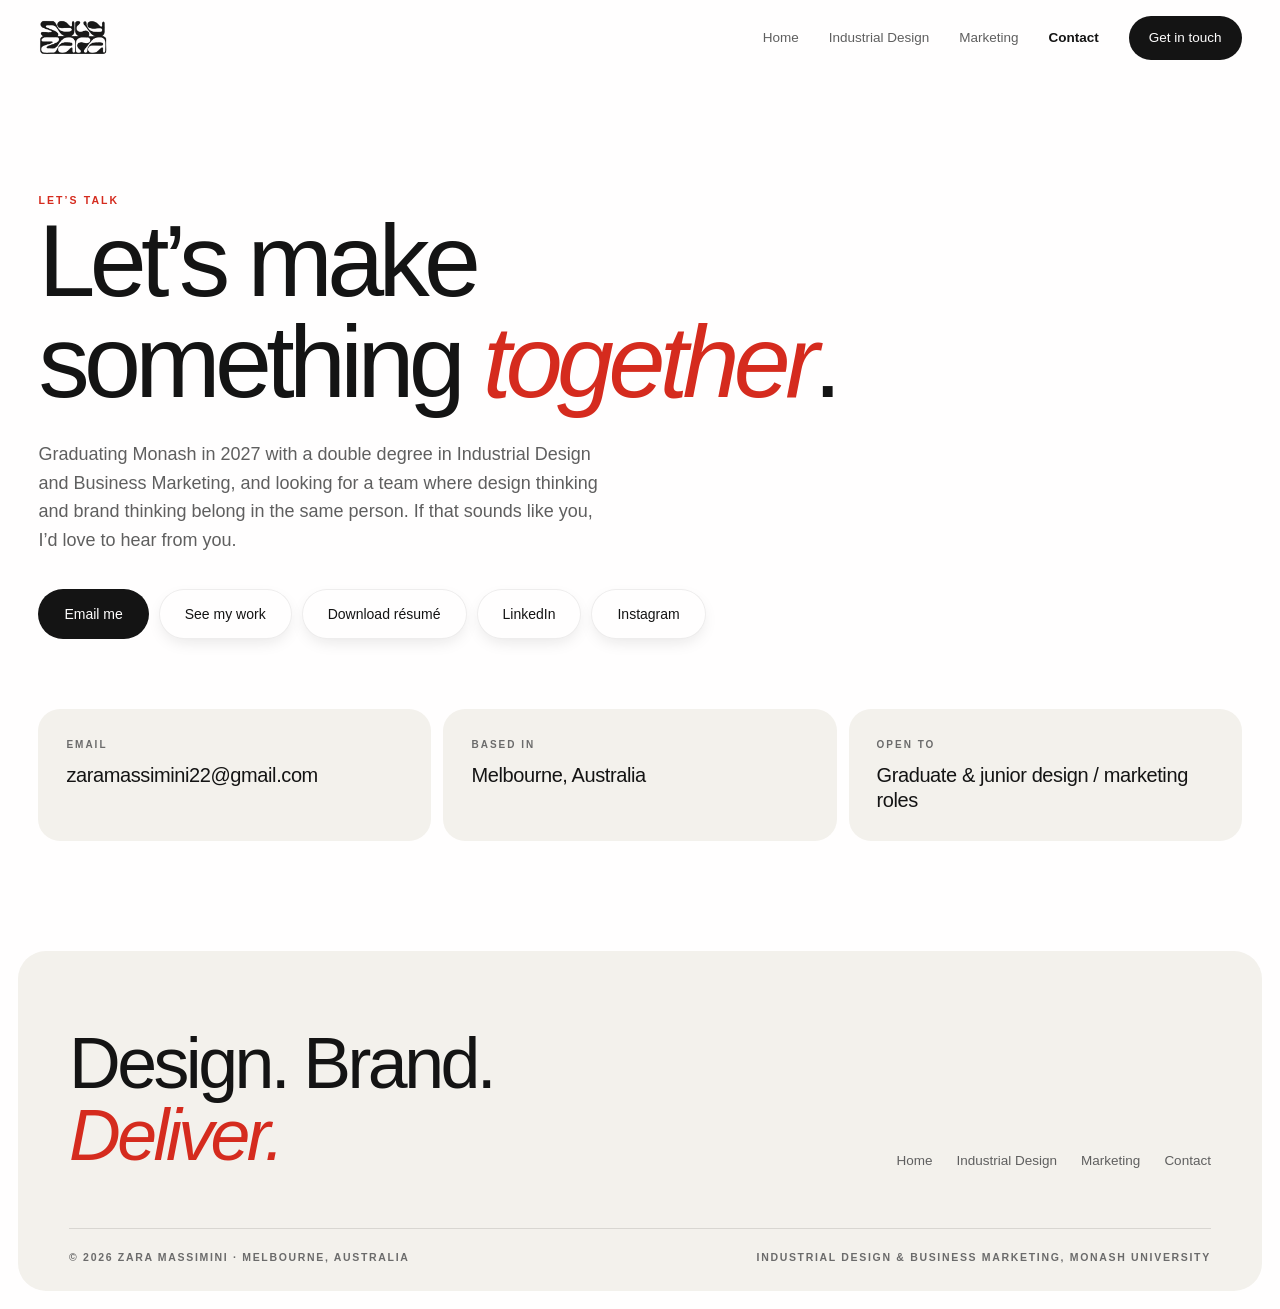
<file: contact.html>
<!DOCTYPE html>
<html lang="en">
<head>
<meta charset="UTF-8">
<meta name="viewport" content="width=device-width, initial-scale=1">
<title>Contact, Zara Massimini</title>
<meta name="description" content="Get in touch with Zara Massimini, industrial designer and marketer, Melbourne.">
<link rel="stylesheet" href="styles.css">
</head>
<body>
<div class="bg-fx"></div>

<nav class="nav">
  <div class="nav-inner">
    <a class="brand" href="index.html"><img src="Assets/logo.png" alt="Zara Massimini" width="480" height="263"></a>
    <div class="nav-links">
      <a href="index.html">Home</a>
      <a href="work.html">Industrial Design</a>
      <a href="marketing.html">Marketing</a>
      <a href="contact.html" class="active">Contact</a>
      <a href="mailto:zaramassimini22@gmail.com" class="nav-cta">Get in touch</a>
    </div>
    <button class="burger" aria-label="Menu">☰</button>
  </div>
</nav>

<section class="contact-hero">
  <div class="wrap">
    <span class="eyebrow reveal">Let’s talk</span>
    <h1 class="reveal d1">Let’s make<br>something <span class="italic">together</span>.</h1>
    <p class="lead reveal d2">Graduating Monash in 2027 with a double degree in Industrial Design and Business Marketing, and looking for a team where design thinking and brand thinking belong in the same person. If that sounds like you, I’d love to hear from you.</p>
    <div class="contact-actions reveal d3">
      <a href="mailto:zaramassimini22@gmail.com?subject=Let%27s%20work%20together" class="btn btn-ink">Email me</a>
      <a href="work.html" class="btn btn-ghost">See my work</a>
      <a href="assets/zara-resume.pdf" target="_blank" class="btn btn-ghost">Download résumé</a>
      <a href="https://au.linkedin.com/in/zara-massimini-814a77245" target="_blank" rel="noopener" class="btn btn-ghost">LinkedIn</a>
      <a href="https://www.instagram.com/zmassdesign.id/" target="_blank" rel="noopener" class="btn btn-ghost">Instagram</a>
    </div>

    <div class="contact-cards">
      <a class="ccard reveal" href="mailto:zaramassimini22@gmail.com"><div class="k">Email</div><div class="v">zaramassimini22@gmail.com</div></a>
      <div class="ccard reveal d1"><div class="k">Based in</div><div class="v">Melbourne, Australia</div></div>
      <div class="ccard reveal d2"><div class="k">Open to</div><div class="v">Graduate &amp; junior design / marketing roles</div></div>
    </div>

  </div>
</section>

<footer class="footer">
  <div class="wrap">
    <div class="footer-grid">
      <h3>Design. Brand.<br><span class="italic">Deliver.</span></h3>
      <div class="footer-links">
        <a href="index.html">Home</a><a href="work.html">Industrial Design</a>
        <a href="marketing.html">Marketing</a><a href="contact.html">Contact</a>
      </div>
    </div>
    <div class="footer-base">
      <span>© 2026 Zara Massimini · Melbourne, Australia</span>
      <span>Industrial Design &amp; Business Marketing, Monash University</span>
    </div>
  </div>
</footer>

<script src="main.js"></script>
</body>
</html>
</file>
<file: styles.css>
/* ============================================================
   ZARA MASSIMINI - Personal Portfolio
   Identity: soft product-studio. Helvetica, calm pearl and stone
   neutrals, one Swiss red accent, big rounded image panels, pill buttons, two-tone
   headlines (black line + grey line), lots of air.
   Earlier looks: styles-backup-red-cobalt.css,
                  styles-backup-before-revamp.css
   ============================================================ */

:root{
  --paper:#FFFEFE;         /* page background */
  --pearl:#F3F1EC;         /* soft panels */
  --stone:#E8E5DE;         /* deeper panel / placeholders */
  --paper-2:#E8E5DE;
  --card:#F3F1EC;
  --ink:#141414;
  --ink-soft:#2B2B2B;
  --muted:#5F5F5F;         /* body secondary (AA) */
  --muted-2:#6B6B6B;       /* small labels (AA) */
  --grey-head:#8C8C8C;     /* second line of large headlines only */
  --line:rgba(20,20,20,.12);
  --line-soft:rgba(20,20,20,.07);
  --accent:#D52B1E;        /* Swiss red: labels, numbers, hovers */
  --accent-soft:#8C8C8C;
  --accent-2:#8C8C8C;
  --r-lg:22px; --r-md:16px; --r-sm:12px;
  --shadow:0 18px 40px -22px rgba(20,20,20,.28);
  --shadow-soft:0 6px 18px -6px rgba(20,20,20,.14);
  --maxw:1280px;
  --ease:cubic-bezier(.16,1,.3,1);
  --font:"Helvetica Neue",Helvetica,Arial,sans-serif;
}

*{box-sizing:border-box;margin:0;padding:0}
html{scroll-behavior:smooth}
body{
  background:var(--paper);
  color:var(--ink);
  font-family:var(--font);
  font-size:16px;line-height:1.6;font-weight:400;
  -webkit-font-smoothing:antialiased;overflow-x:hidden;
}
img{max-width:100%;display:block}
a{color:inherit;text-decoration:none}
::selection{background:var(--accent);color:#fff}

h1,h2,h3,h4,.display{font-family:var(--font);font-weight:500;line-height:1.02;letter-spacing:-.035em}
/* two-tone headlines: the emphasised word in red italic */
.italic{font-style:italic;color:var(--accent)}

.wrap{max-width:var(--maxw);margin:0 auto;padding:0 clamp(18px,3vw,40px)}
.eyebrow{display:inline-block;font-size:10.5px;letter-spacing:.2em;text-transform:uppercase;color:var(--accent);font-weight:700}
.muted{color:var(--muted)}
.lead{font-size:18px;line-height:1.6;color:var(--ink-soft)}
.bg-fx{display:none}

/* ---------- nav ---------- */
.nav{position:sticky;top:0;z-index:100;background:rgba(255,254,254,.8);backdrop-filter:blur(16px);-webkit-backdrop-filter:blur(16px)}
.nav-inner{max-width:var(--maxw);margin:0 auto;padding:16px clamp(18px,3vw,40px);display:flex;align-items:center;justify-content:space-between}
.brand{display:block;line-height:0}
.brand img{height:38px;width:auto}
.nav-links{display:flex;gap:30px;align-items:center}
.nav-links a{font-size:13.5px;color:var(--muted);font-weight:500;padding:4px 0;transition:color .3s}
.nav-links a:hover{color:var(--accent)}
.nav-links a.active{color:var(--ink)}
.nav-links a.active{font-weight:600}
.nav-cta{background:var(--ink);color:var(--paper)!important;padding:11px 20px!important;border-radius:999px;white-space:nowrap;transition:transform .35s var(--ease),box-shadow .35s var(--ease)!important}
.nav-cta:hover{background:var(--accent);transform:translateY(-1px);box-shadow:var(--shadow-soft)}
.burger{display:none;background:none;border:0;color:var(--ink);font-size:24px;cursor:pointer}

/* ---------- buttons (pills) ---------- */
.btn{display:inline-flex;align-items:center;gap:10px;padding:14px 26px;border-radius:999px;font-weight:500;font-size:14px;transition:transform .35s var(--ease),box-shadow .35s var(--ease),background .3s;cursor:pointer;border:0}
.btn-ink{background:var(--ink);color:var(--paper)}
.btn-ink:hover{background:var(--accent);transform:translateY(-2px);box-shadow:var(--shadow)}
.btn-ghost{background:var(--paper);color:var(--ink);box-shadow:var(--shadow-soft),inset 0 0 0 1px var(--line-soft)}
.btn-ghost:hover{color:var(--accent);transform:translateY(-2px);box-shadow:var(--shadow)}
.btn .arr{transition:transform .35s var(--ease)}
.btn:hover .arr{transform:translate(4px,-4px)}

/* ---------- hero ---------- */
.hero{padding:70px 0 30px;position:relative}
.hero-grid{display:grid;grid-template-columns:1.1fr .9fr;gap:clamp(30px,5vw,80px);align-items:center}
.hero h1{font-size:clamp(40px,6.8vw,92px);letter-spacing:-.05em;line-height:.98;margin-top:18px}
.hero-lead{max-width:470px;margin:28px 0 32px;color:var(--muted);font-size:17px}
.hero-actions{display:flex;gap:10px;flex-wrap:wrap}
.hero-portrait{position:relative}
.hero-portrait .frame{overflow:hidden;aspect-ratio:4/5;border-radius:var(--r-lg);background:var(--pearl)}
.hero-portrait .frame img{width:100%;height:100%;object-fit:cover;transition:transform 1.4s var(--ease)}
.hero-portrait:hover .frame img{transform:scale(1.03)}
.hero-portrait .cap{position:absolute;left:18px;bottom:16px;font-size:10px;letter-spacing:.2em;text-transform:uppercase;font-weight:700;color:var(--accent);background:rgba(255,254,254,.85);backdrop-filter:blur(8px);padding:7px 12px;border-radius:999px}
.hero-meta{display:grid;grid-template-columns:repeat(4,1fr);gap:10px;margin-top:60px}
.hero-meta .item{background:var(--pearl);border-radius:var(--r-md);padding:18px 20px}
.hero-meta .item .k{font-size:10px;letter-spacing:.2em;text-transform:uppercase;color:var(--muted-2);font-weight:700}
.hero-meta .item .v{font-size:16px;font-weight:500;margin-top:6px;letter-spacing:-.01em}

.ticker{display:none}
@keyframes tk{to{transform:translateX(-50%)}}

/* ---------- section ---------- */
.section{padding:110px 0;position:relative}
.sec-head{display:flex;justify-content:space-between;align-items:flex-end;gap:30px;margin-bottom:50px;flex-wrap:wrap}
.sec-head .l{max-width:760px}
.sec-head h2{font-size:clamp(36px,5.2vw,72px);margin-top:16px;letter-spacing:-.045em}
.sec-head .num{font-size:10.5px;letter-spacing:.2em;text-transform:uppercase;font-weight:700;color:var(--accent)}
.sec-head p{color:var(--muted);margin-top:16px;font-size:16px}

/* ---------- work index (home) ---------- */
.index-list{display:flex;flex-direction:column;gap:8px}
.index-row{display:grid;grid-template-columns:70px 1fr auto;gap:24px;align-items:center;padding:24px 28px;border-radius:var(--r-md);background:var(--pearl);transition:transform .45s var(--ease),background .35s,box-shadow .45s var(--ease)}
.index-row:hover{background:var(--paper);box-shadow:var(--shadow),inset 0 0 0 1px var(--line-soft);transform:translateY(-2px)}
.index-row .ix{font-size:clamp(22px,2.4vw,32px);font-weight:300;color:var(--accent);letter-spacing:-.03em}
.index-row .ti{font-size:clamp(22px,2.8vw,36px);font-weight:500;letter-spacing:-.035em;line-height:1.05;transition:color .3s}
.index-row .ca{font-size:10.5px;letter-spacing:.18em;text-transform:uppercase;font-weight:700;color:var(--muted-2)}
.index-row .go{display:none}

/* feature split */
.split{display:grid;grid-template-columns:1fr 1fr;gap:clamp(30px,5vw,80px);align-items:center}
.split.rev{direction:rtl}.split.rev>*{direction:ltr}
.split-img{overflow:hidden;aspect-ratio:4/3;border-radius:var(--r-lg);background:var(--pearl)}
.split-img img{width:100%;height:100%;object-fit:cover;transition:transform 1.4s var(--ease)}
.split-img:hover img{transform:scale(1.03)}
.split h3{font-size:clamp(32px,4vw,56px);margin:16px 0 20px;letter-spacing:-.045em}
.split p{color:var(--muted);margin-bottom:16px}

/* ---------- two pillars (home) ---------- */
.duo{display:grid;grid-template-columns:1fr 1fr;gap:16px}
.duo-card{display:block;background:var(--pearl);border-radius:var(--r-lg);padding:14px;transition:transform .5s var(--ease),box-shadow .5s var(--ease)}
.duo-card:hover{transform:translateY(-4px);box-shadow:var(--shadow)}
.duo-card .ph{aspect-ratio:4/3;overflow:hidden;border-radius:var(--r-md);background:var(--stone)}
.duo-card .ph img{width:100%;height:100%;object-fit:cover;transition:transform 1.4s var(--ease)}
.duo-card:hover .ph img{transform:scale(1.04)}
.duo-card .tx{padding:24px 14px 14px}
.duo-card h3{font-size:clamp(28px,3vw,40px);margin:10px 0 10px;letter-spacing:-.04em;transition:color .3s}
.duo-card p{color:var(--muted);font-size:15px;margin-bottom:20px;max-width:500px}
.duo-card .go{display:inline-flex;font-size:13.5px;font-weight:500;color:var(--ink);background:var(--paper);padding:10px 18px;border-radius:999px;box-shadow:var(--shadow-soft)}

/* ---------- stats ---------- */
.stats{display:grid;grid-template-columns:repeat(4,1fr);gap:10px}
.stat{background:var(--pearl);border-radius:var(--r-md);padding:28px 24px}
.stat .n{font-size:clamp(48px,6vw,84px);font-weight:300;letter-spacing:-.06em;color:var(--accent);line-height:.9}
.stat .l{color:var(--muted);font-size:13px;margin-top:12px}

/* ---------- marketing cards/steps ---------- */
.cards{display:grid;grid-template-columns:repeat(3,1fr);gap:12px}
.card{background:var(--pearl);border-radius:var(--r-lg);padding:30px;transition:transform .4s var(--ease),box-shadow .4s var(--ease)}
.card:hover{transform:translateY(-4px);box-shadow:var(--shadow)}
.card .ic{font-size:30px;font-weight:300;color:var(--accent);margin-bottom:14px;line-height:1}
.card h4{font-size:22px;margin-bottom:10px;letter-spacing:-.025em;line-height:1.15}
.card p{color:var(--muted);font-size:15px}
.steps{display:grid;grid-template-columns:repeat(3,1fr);gap:12px}
.step{background:var(--pearl);border-radius:var(--r-lg);padding:30px}
.step .k{font-size:10.5px;letter-spacing:.18em;text-transform:uppercase;font-weight:700;color:var(--accent)}
.step h4{font-size:22px;margin:12px 0 10px;letter-spacing:-.025em}
.step p{color:var(--muted);font-size:15px}

/* ---------- project case (work / pop-ups) ---------- */
.proj{margin-bottom:120px}
.proj-top{display:flex;justify-content:space-between;align-items:flex-end;gap:24px;flex-wrap:wrap;margin-bottom:28px}
.proj-top .num{font-size:10.5px;letter-spacing:.2em;text-transform:uppercase;font-weight:700;color:var(--accent)}
.proj-top h2{font-size:clamp(44px,6.6vw,96px);margin-top:12px;letter-spacing:-.055em}
.proj-tags{display:flex;gap:6px;flex-wrap:wrap}
.chip{font-size:12px;font-weight:500;color:var(--ink-soft);background:var(--pearl);padding:8px 14px;border-radius:999px}
.proj-cover{overflow:hidden;aspect-ratio:16/9;margin-bottom:44px;border-radius:var(--r-lg);background:var(--pearl)}
.proj-cover img{width:100%;height:100%;object-fit:cover}
.proj-cover.contain{background:#0d0d0f;position:relative;display:grid;place-items:center;overflow:hidden}
.proj-cover.contain::before{content:"";position:absolute;inset:0;background:var(--shot) center/cover no-repeat;filter:blur(30px) brightness(.5);transform:scale(1.15)}
.proj-cover.contain img{position:relative;height:100%;width:auto;max-width:100%;object-fit:contain}
.proj-cover.pack{aspect-ratio:auto;background:transparent;overflow:visible;display:flex;justify-content:center;padding:20px 0}
.proj-cover.pack img{width:auto;height:auto;max-height:600px;object-fit:contain;border-radius:var(--r-md)}
.proj-body{display:grid;grid-template-columns:1.35fr .65fr;gap:clamp(30px,5vw,70px)}
.proj-body h4{font-size:10.5px;letter-spacing:.2em;text-transform:uppercase;color:var(--accent);font-weight:700;margin-bottom:10px;line-height:1.3}
.proj-body p{color:var(--ink-soft);margin-bottom:26px}
.proj-aside{background:var(--pearl);border-radius:var(--r-lg);padding:8px 24px;align-self:start}
.proj-aside .row{padding:16px 0;border-bottom:1px solid var(--line)}
.proj-aside .row:last-child{border-bottom:0}
.proj-aside .k{font-size:10px;letter-spacing:.2em;text-transform:uppercase;font-weight:700;color:var(--muted-2)}
.proj-aside .v{margin-top:4px;font-weight:500}
.gallery{display:grid;grid-template-columns:repeat(4,1fr);gap:10px;margin-top:40px}
.gallery a{overflow:hidden;aspect-ratio:1;display:block;border-radius:var(--r-md);background:var(--pearl)}
.gallery img{width:100%;height:100%;object-fit:cover;transition:transform 1s var(--ease)}
.gallery a:hover img{transform:scale(1.05)}
.gallery .wide{grid-column:span 2;aspect-ratio:2/1}
.gallery .tall{grid-row:span 2;aspect-ratio:auto}
.gallery.grid3{grid-template-columns:repeat(3,1fr)}
.gallery.grid2{grid-template-columns:repeat(2,1fr)}
@media(max-width:820px){.gallery.grid3{grid-template-columns:repeat(2,1fr)}}
@media(max-width:520px){.gallery.grid3,.gallery.grid2{grid-template-columns:1fr}}

/* ---------- project cards (mini grid) ---------- */
.mini-grid{display:grid;grid-template-columns:repeat(3,1fr);gap:14px}
.mini{display:block;background:var(--pearl);border-radius:var(--r-lg);padding:12px;transition:transform .5s var(--ease),box-shadow .5s var(--ease)}
.mini:hover,.mini:focus-visible{transform:translateY(-4px);box-shadow:var(--shadow)}
.mini .ph{aspect-ratio:4/3;overflow:hidden;border-radius:var(--r-md);background:var(--stone)}
.mini .ph img{width:100%;height:100%;object-fit:cover;transition:transform 1.3s var(--ease)}
.mini:hover .ph img{transform:scale(1.05)}
.mini .tx{padding:20px 12px 12px}
.mini .cat{font-size:10px;letter-spacing:.2em;text-transform:uppercase;color:var(--accent);font-weight:700;display:block;margin-bottom:10px}
.mini .t{font-size:clamp(22px,2vw,28px);font-weight:500;letter-spacing:-.035em;line-height:1.08;transition:color .3s}
.mini .d{color:var(--muted);font-size:14.5px;margin-top:10px}

/* ---------- browser mockup (website collateral) ---------- */
.browser{overflow:hidden;background:var(--paper);border-radius:var(--r-lg);box-shadow:var(--shadow),inset 0 0 0 1px var(--line-soft)}
.browser-bar{display:flex;align-items:center;gap:10px;padding:12px 16px;background:var(--pearl)}
.browser-dots{display:flex;gap:6px}
.browser-dots i{width:10px;height:10px;border-radius:50%;background:var(--stone);display:inline-block}
.browser-url{flex:1;background:var(--paper);border-radius:999px;padding:7px 16px;font-size:12.5px;color:var(--muted)}
.browser-url b{color:var(--ink);font-weight:500}
.browser-shot{position:relative;aspect-ratio:16/9;overflow:hidden;background:var(--stone)}
.browser-shot img{width:100%;height:100%;object-fit:cover}
.browser-live{position:absolute;right:16px;bottom:16px;background:var(--paper);color:var(--ink);font-size:13.5px;font-weight:500;padding:11px 18px;border-radius:999px;box-shadow:var(--shadow-soft);transition:transform .35s var(--ease)}
.browser-live:hover{transform:translateY(-2px)}

/* content grid (published collateral) */
.site-grid{display:grid;grid-template-columns:repeat(4,1fr);gap:10px;margin-top:10px}
.site-grid a{display:block;background:var(--pearl);border-radius:var(--r-md);padding:8px}
.site-grid .ph{aspect-ratio:16/10;overflow:hidden;border-radius:var(--r-sm);background:var(--stone)}
.site-grid .ph img{width:100%;height:100%;object-fit:cover;transition:transform 1s var(--ease)}
.site-grid a:hover .ph img{transform:scale(1.05)}
.site-grid .cap{padding:10px 6px 4px;font-size:12.5px;color:var(--ink-soft);line-height:1.35}

/* locations */
.locations{display:grid;grid-template-columns:repeat(5,1fr);gap:10px}
.loc{background:var(--pearl);border-radius:var(--r-md);padding:24px 20px}
.loc .city{font-size:22px;font-weight:500;letter-spacing:-.03em;line-height:1.1}
.loc .firm{font-size:10px;letter-spacing:.16em;text-transform:uppercase;color:var(--accent);font-weight:700;margin-top:8px}
.loc .addr{font-size:12.5px;color:var(--muted);margin-top:12px;line-height:1.45}
@media(max-width:980px){.locations{grid-template-columns:1fr 1fr}.site-grid{grid-template-columns:1fr 1fr}}
@media(max-width:640px){.locations{grid-template-columns:1fr}.site-grid{grid-template-columns:1fr 1fr}}

/* ---------- contact ---------- */
.contact-hero{padding:110px 0 70px}
.contact-hero h1{font-size:clamp(44px,8vw,110px);letter-spacing:-.055em;line-height:.98}
.contact-hero .lead{max-width:560px;margin:28px 0 34px;color:var(--muted)}
.contact-actions{display:flex;gap:10px;flex-wrap:wrap}
.contact-cards{display:grid;grid-template-columns:repeat(3,1fr);gap:12px;margin-top:70px}
.ccard{background:var(--pearl);border-radius:var(--r-lg);padding:28px;transition:transform .4s var(--ease),box-shadow .4s var(--ease)}
.ccard:hover{transform:translateY(-4px);box-shadow:var(--shadow)}
.ccard .k{font-size:10px;letter-spacing:.2em;text-transform:uppercase;font-weight:700;color:var(--muted-2)}
.ccard .v{font-size:20px;font-weight:500;letter-spacing:-.02em;margin-top:10px;word-break:break-word;line-height:1.25}

/* ---------- about block ---------- */
.about{display:grid;grid-template-columns:.8fr 1.2fr;gap:50px;align-items:center}
.about-img{overflow:hidden;aspect-ratio:3/4;border-radius:var(--r-lg)}
.about-img img{width:100%;height:100%;object-fit:cover}
.about h2{font-size:clamp(32px,5vw,60px);margin:14px 0 20px}
.about p{color:var(--muted);margin-bottom:16px}
.about .skills{display:flex;gap:6px;flex-wrap:wrap;margin-top:8px}

/* ---------- footer (soft pearl panel) ---------- */
.footer{padding:0 clamp(10px,1.4vw,18px) clamp(10px,1.4vw,18px);margin-top:40px}
.footer>.wrap{background:var(--pearl);border-radius:28px;padding:clamp(40px,6vw,80px) clamp(22px,4vw,56px) 26px;max-width:none}
.footer-grid{display:flex;justify-content:space-between;align-items:flex-end;gap:30px;flex-wrap:wrap}
.footer h3{font-size:clamp(36px,5.6vw,80px);letter-spacing:-.05em;line-height:1}
.footer-links{display:flex;gap:24px;flex-wrap:wrap}
.footer-links a{color:var(--muted);font-size:13.5px;font-weight:500;transition:color .3s}
.footer-links a:hover{color:var(--accent)}
.footer-base{margin-top:56px;padding-top:20px;border-top:1px solid var(--line);display:flex;justify-content:space-between;color:var(--muted-2);font-size:10.5px;letter-spacing:.16em;text-transform:uppercase;font-weight:700;flex-wrap:wrap;gap:10px}

/* ---------- reveal ---------- */
.reveal{opacity:0;transform:translateY(24px);transition:opacity 1s var(--ease),transform 1s var(--ease)}
.reveal.in{opacity:1;transform:none}
.reveal.d1{transition-delay:.08s}.reveal.d2{transition-delay:.16s}.reveal.d3{transition-delay:.24s}.reveal.d4{transition-delay:.32s}
@media (prefers-reduced-motion:reduce){.reveal{opacity:1;transform:none;transition:none}*{scroll-behavior:auto}}

/* ---------- responsive ---------- */
@media(max-width:980px){
  .hero-grid,.split,.duo,.proj-body,.about,.contact-cards{grid-template-columns:1fr}
  .hero-portrait{max-width:420px}
  .split.rev{direction:ltr}
  .stats,.hero-meta{grid-template-columns:1fr 1fr}
  .cards,.steps,.mini-grid{grid-template-columns:1fr 1fr}
  .gallery{grid-template-columns:1fr 1fr}
}
/* mobile nav: full-height slide-out menu. backdrop-filter disabled here so the
   fixed menu is positioned to the viewport (not trapped inside the bar on iOS) */
@media(max-width:860px){
  .nav{backdrop-filter:none;-webkit-backdrop-filter:none;background:var(--paper)}
  .burger{display:block;z-index:130;position:relative}
  .nav-links{position:fixed;top:0;right:0;bottom:0;height:100vh;width:84%;max-width:360px;flex-direction:column;justify-content:center;align-items:flex-start;gap:24px;background:var(--paper);transform:translateX(100%);transition:transform .45s var(--ease);padding:90px 36px;z-index:120}
  .nav-links.open{transform:none;box-shadow:-30px 0 60px -30px rgba(20,20,20,.25)}
  .nav-links a{font-size:28px;letter-spacing:-.03em;color:var(--ink)}
  .nav-cta{align-self:flex-start;font-size:14px!important;letter-spacing:0!important;padding:13px 22px!important}
}
@media(max-width:640px){
  .cards,.steps,.mini-grid,.stats,.gallery{grid-template-columns:1fr}
  .section{padding:70px 0}
  .index-row{grid-template-columns:40px 1fr;gap:12px;padding:20px}
  .index-row .ca{display:none}
}

/* ============ Industrial Design: project cards + pop-ups ============ */
a.mini{color:inherit;cursor:pointer}
.mini .more{display:inline-flex;margin-top:18px;font-size:13px;font-weight:500;color:var(--ink);background:var(--paper);padding:9px 16px;border-radius:999px;box-shadow:var(--shadow-soft);transition:background .3s,color .3s}
.mini:hover .more{background:var(--accent);color:#fff}
.mini:focus-visible{outline:2px solid var(--accent);outline-offset:4px}

.proj-modal{width:min(1180px,calc(100% - 32px));max-width:none;max-height:calc(100dvh - 48px);margin:auto;padding:0;border:0;border-radius:28px;background:var(--paper);color:var(--ink);overflow:auto;overscroll-behavior:contain;box-shadow:0 50px 100px -40px rgba(20,20,20,.45)}
.proj-modal::backdrop{background:rgba(232,229,222,.6);backdrop-filter:blur(10px);-webkit-backdrop-filter:blur(10px)}
.proj-modal[open]{animation:modalIn .55s var(--ease)}
@keyframes modalIn{from{opacity:0;transform:translateY(24px) scale(.985)}to{opacity:1;transform:none}}
.proj-modal .proj{margin:0;padding:clamp(24px,4vw,60px)}
.modal-bar{position:sticky;top:0;height:0;z-index:5;display:flex;justify-content:flex-end;pointer-events:none}
.modal-close{pointer-events:auto;margin:16px 16px 0 0;width:46px;height:46px;border-radius:50%;border:0;background:var(--paper);color:var(--ink);font-size:24px;line-height:1;cursor:pointer;box-shadow:var(--shadow-soft);transition:transform .4s var(--ease),background .3s,color .3s}
.modal-close:hover{background:var(--accent);color:#fff;transform:rotate(90deg)}
body:has(.proj-modal[open]){overflow:hidden}
.mini-detail .proj-cover{aspect-ratio:auto;display:flex;justify-content:center;background:var(--pearl)}
.mini-detail .proj-cover img{width:auto;height:auto;max-width:100%;max-height:65vh;object-fit:contain}
.mini-detail .lead{max-width:720px;color:var(--ink-soft)}

/* Featured (latest) project card spans the full row */
.mini.feature{grid-column:1/-1;display:grid;grid-template-columns:1.55fr 1fr;gap:clamp(20px,3vw,48px);align-items:center;padding:14px}
.mini.feature .ph{aspect-ratio:1642/918;background:#d79a80}
.mini.feature .ph img{height:100%}
.mini.feature .tx{padding:20px clamp(8px,2vw,24px)}
.mini.feature .t{font-size:clamp(44px,5.6vw,84px);line-height:.95;letter-spacing:-.055em}
.mini.feature .d{font-size:15.5px;max-width:420px;margin-top:16px}
@media(max-width:860px){.mini.feature{grid-template-columns:1fr}.mini.feature .tx{padding:10px 8px 8px}}
.gallery-label{font-size:10.5px;letter-spacing:.2em;text-transform:uppercase;color:var(--accent);font-weight:700;margin:50px 0 -24px}
.footer-actions{display:flex;gap:8px;flex-wrap:wrap}

/* ---------- home: visual project grid (equal image cards) ---------- */
.bento{display:grid;grid-template-columns:repeat(3,1fr);gap:12px}
.tile{position:relative;display:block;aspect-ratio:4/3;overflow:hidden;border-radius:var(--r-lg);background:var(--stone);isolation:isolate}
.tile img{position:absolute;inset:0;width:100%;height:100%;object-fit:cover;transition:transform 1.4s var(--ease)}
.tile:hover img,.tile:focus-visible img{transform:scale(1.05)}
.tile-tag{position:absolute;left:14px;bottom:14px;width:fit-content;max-width:calc(100% - 28px);display:flex;flex-wrap:wrap;align-items:baseline;gap:4px 10px;background:rgba(255,254,254,.9);backdrop-filter:blur(10px);-webkit-backdrop-filter:blur(10px);padding:12px 16px;border-radius:var(--r-sm);font-size:clamp(16px,1.5vw,20px);font-weight:500;letter-spacing:-.02em;line-height:1.15;color:var(--ink)}
.tile-tag b{color:var(--accent);font-weight:400}
.tile-tag i{font-style:normal;flex-basis:100%;font-size:10px;letter-spacing:.2em;text-transform:uppercase;font-weight:700;color:var(--muted-2)}
.tile-go{position:absolute;top:14px;right:14px;background:var(--accent);color:#fff;font-size:13px;font-weight:500;padding:9px 16px;border-radius:999px;opacity:0;transform:translateY(-6px);transition:opacity .35s var(--ease),transform .45s var(--ease)}
.tile:hover .tile-go,.tile:focus-visible .tile-go{opacity:1;transform:none}
.tile:focus-visible{outline:2px solid var(--accent);outline-offset:4px}
@media(max-width:980px){.bento{grid-template-columns:repeat(2,1fr)}}
@media(max-width:560px){.bento{grid-template-columns:1fr}}
@media(hover:none){.tile-go{opacity:1;transform:none}}

/* ---------- home: process strip ---------- */
.process{display:grid;grid-template-columns:repeat(4,1fr);gap:12px}
.step-card{margin:0}
.step-card .ph{aspect-ratio:3/4;overflow:hidden;border-radius:var(--r-lg);background:var(--stone)}
.step-card .ph img{width:100%;height:100%;object-fit:cover;transition:transform 1.4s var(--ease)}
.step-card:hover .ph img{transform:scale(1.05)}
.step-card figcaption{margin-top:14px;font-size:17px;font-weight:500;letter-spacing:-.02em}
.step-card figcaption b{color:var(--accent);font-weight:400;margin-right:8px}
@media(max-width:980px){.process{grid-template-columns:1fr 1fr}}
</file>
